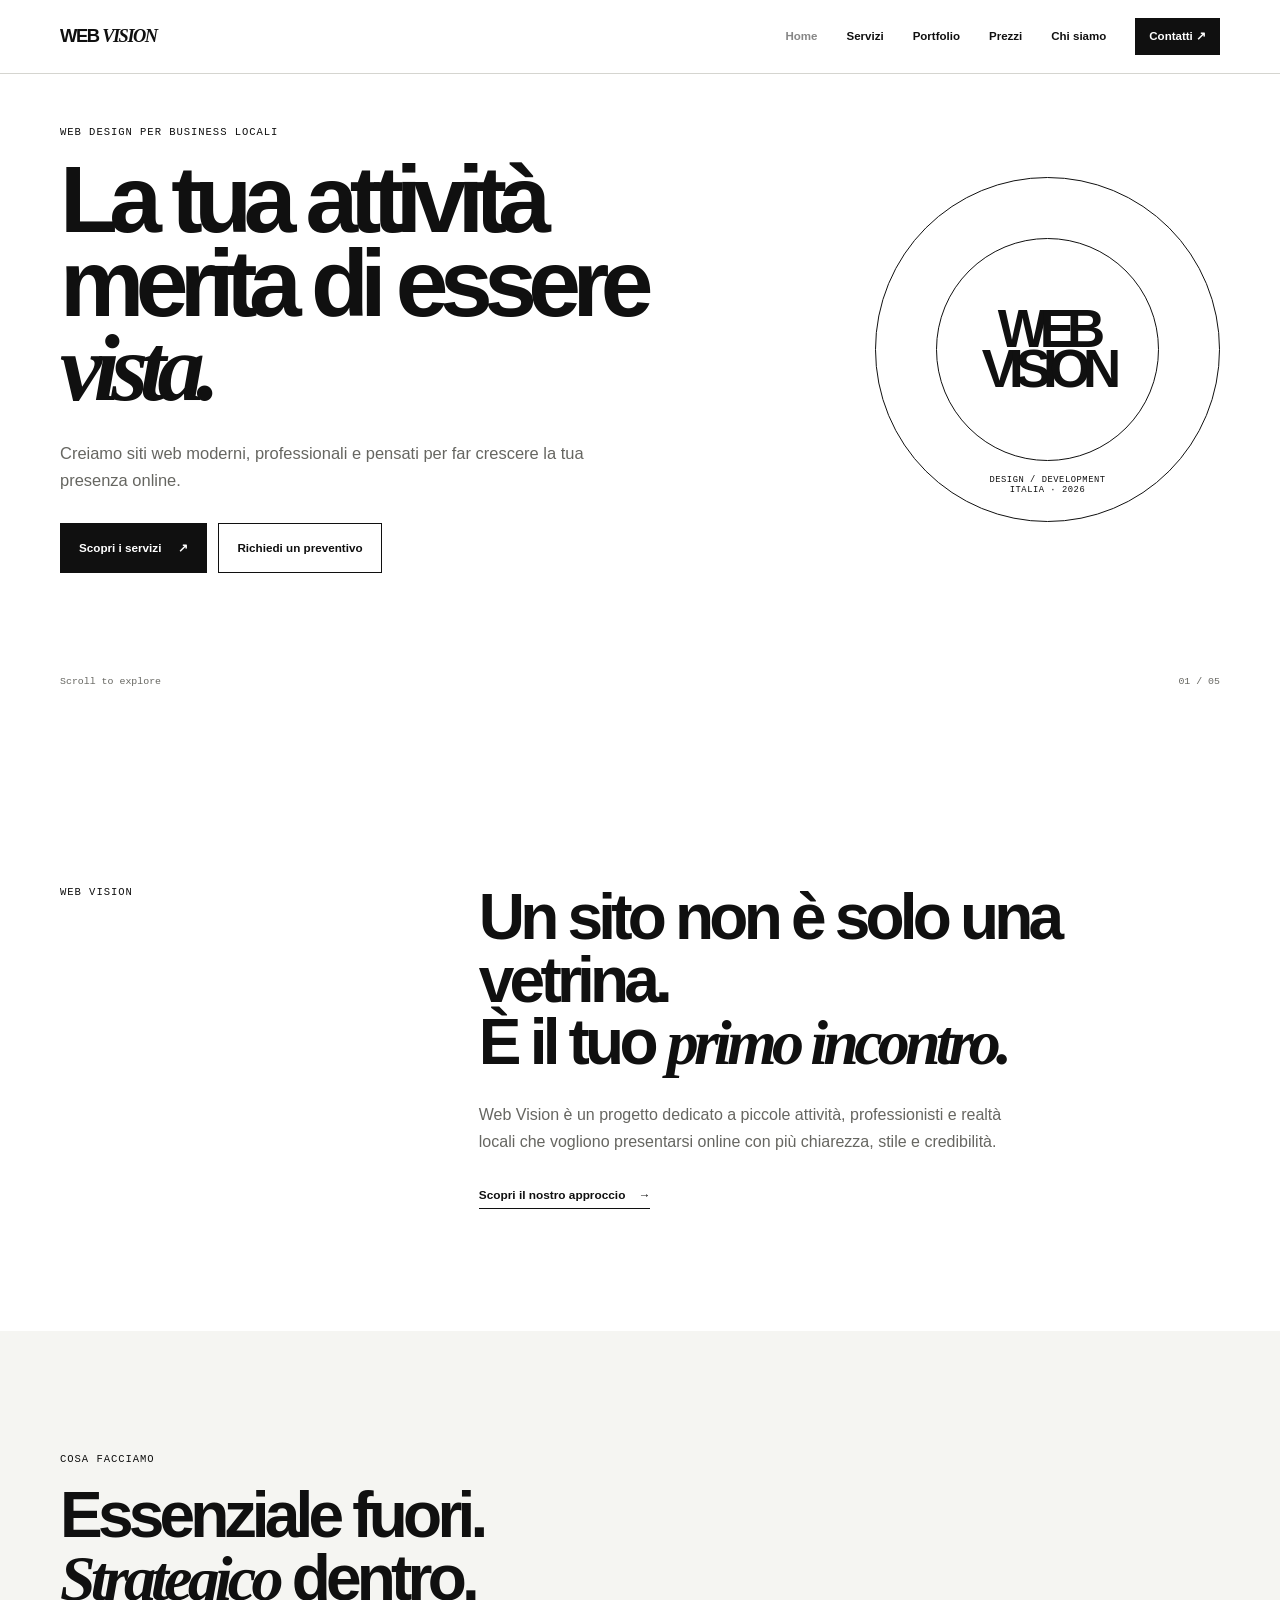
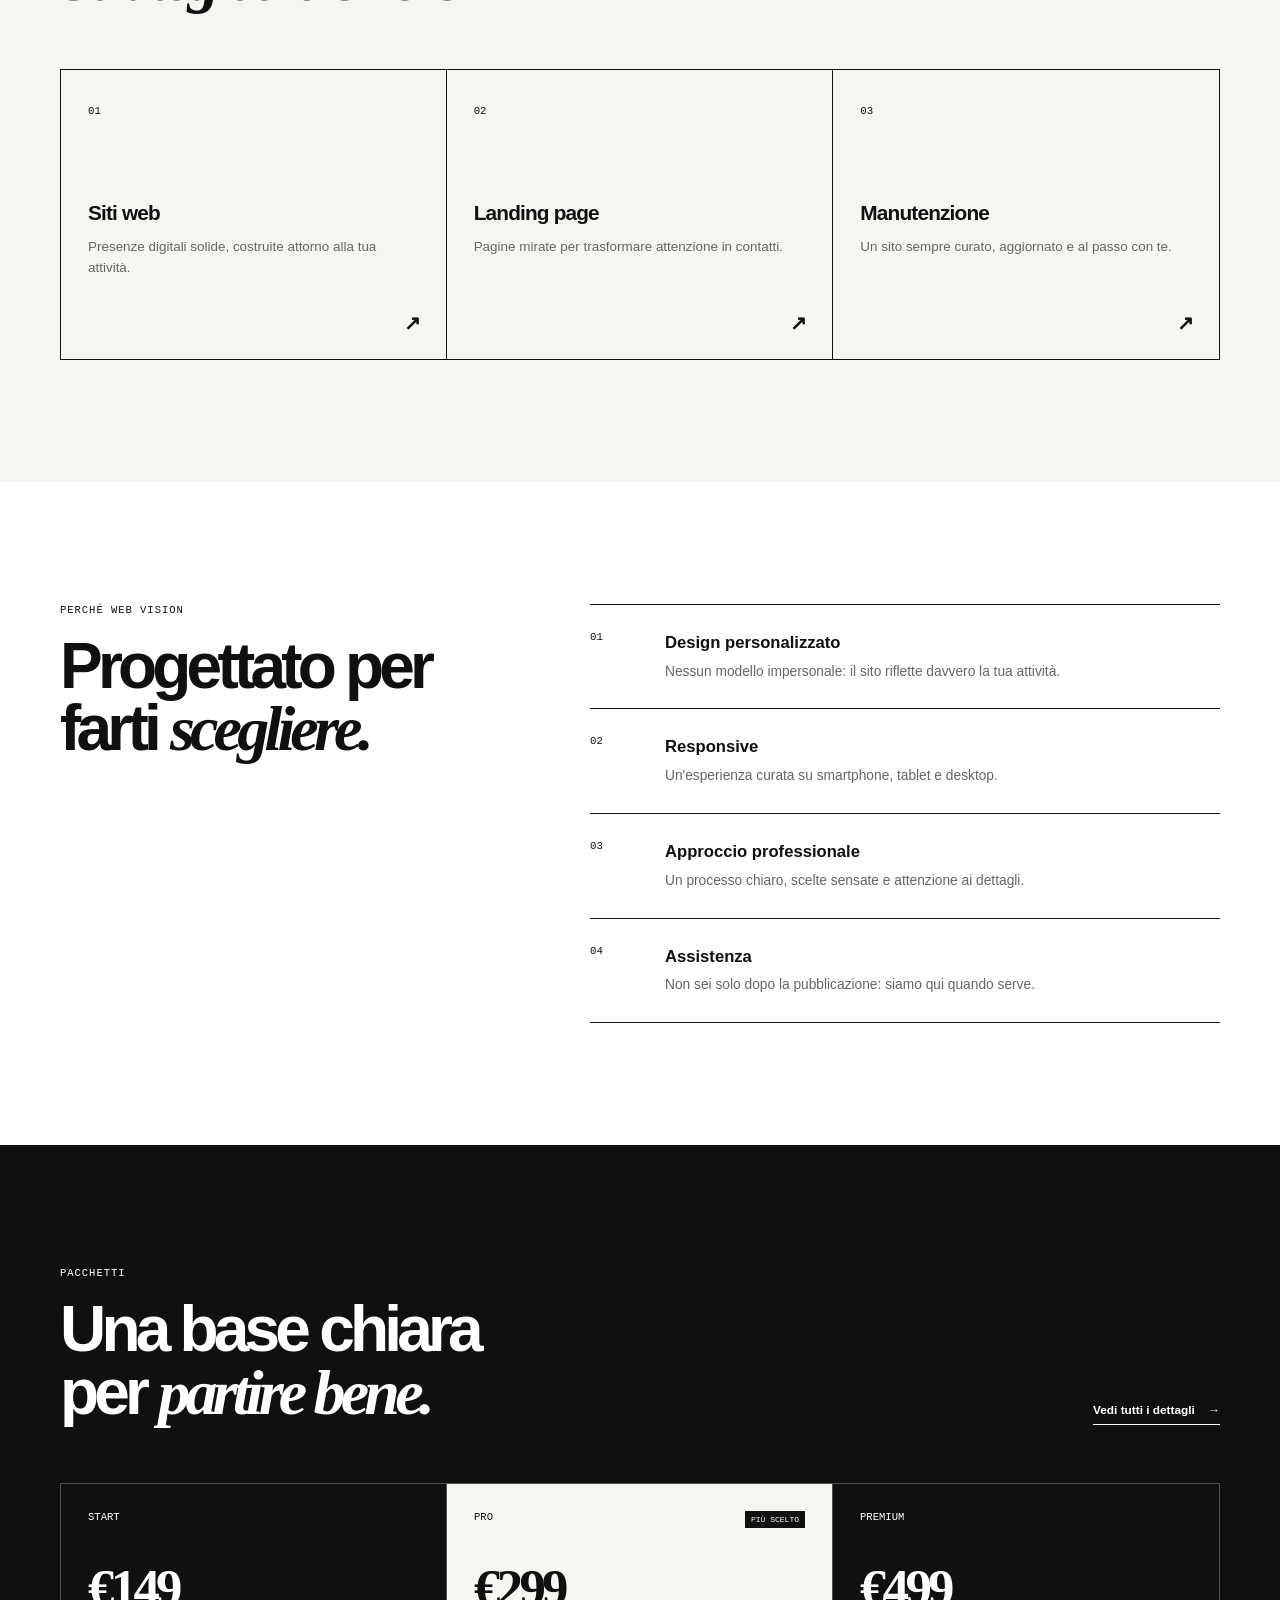
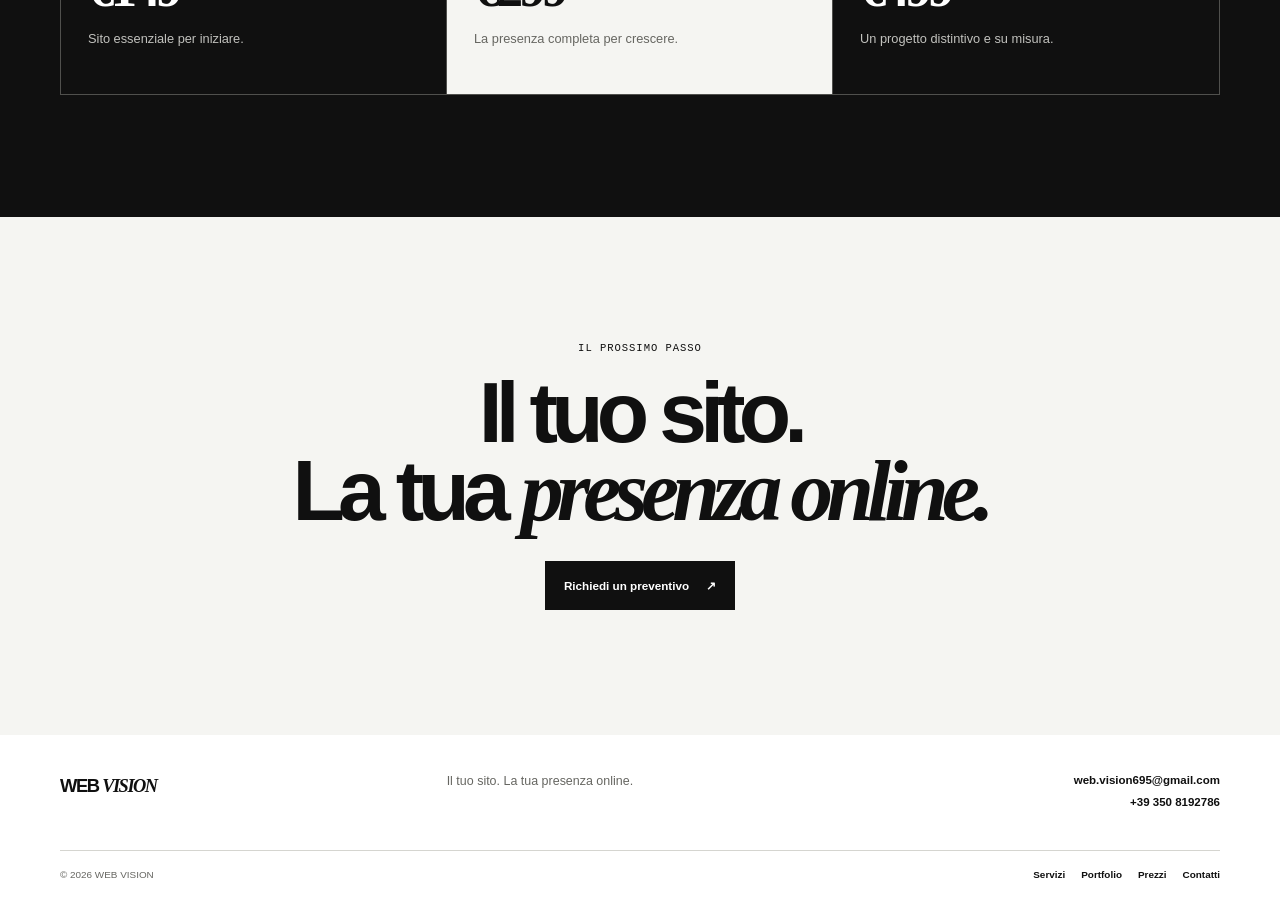
<file: index.html>
<!doctype html><html lang="it"><head><meta charset="UTF-8"><meta name="viewport" content="width=device-width,initial-scale=1"><meta name="description" content="Web Vision crea siti web moderni e professionali per far crescere la tua presenza online."><title>Web Vision — Siti web professionali</title><link rel="icon" href="favicon.svg" type="image/svg+xml"><link rel="stylesheet" href="assets/css/style.css"></head><body>
<header class="site-header"><div class="container nav-wrap"><a class="brand" href="index.html" aria-label="Web Vision home">WEB <i>VISION</i></a><button class="menu-toggle" aria-controls="primary-nav" aria-expanded="false"><span class="sr-only">Apri menu</span><b></b><b></b></button><nav id="primary-nav" class="nav" aria-label="Navigazione principale"><a class="active" href="index.html">Home</a><a href="servizi.html">Servizi</a><a href="portfolio.html">Portfolio</a><a href="prezzi.html">Prezzi</a><a href="chi-siamo.html">Chi siamo</a><a class="nav-cta" href="contatti.html">Contatti <span>↗</span></a></nav></div></header>
<main>
<section class="hero"><div class="container hero-grid"><div class="reveal"><p class="eyebrow">Web design per business locali</p><h1>La tua attività<br>merita di essere <i>vista.</i></h1><p class="hero-copy">Creiamo siti web moderni, professionali e pensati per far crescere la tua presenza online.</p><div class="actions"><a class="button primary" href="servizi.html">Scopri i servizi <span>↗</span></a><a class="button ghost" href="contatti.html">Richiedi un preventivo</a></div></div><div class="hero-object reveal" aria-hidden="true"><div></div><strong>WEB<br>VISION</strong><small>DESIGN / DEVELOPMENT<br>ITALIA · 2026</small></div></div><div class="container hero-meta"><span>Scroll to explore</span><span>01 / 05</span></div></section>
<section class="intro section"><div class="container two-col"><p class="eyebrow reveal">Web Vision</p><div class="reveal"><h2>Un sito non è solo una vetrina.<br>È il tuo <i>primo incontro.</i></h2><p class="body-copy">Web Vision è un progetto dedicato a piccole attività, professionisti e realtà locali che vogliono presentarsi online con più chiarezza, stile e credibilità.</p><a class="line-link" href="chi-siamo.html">Scopri il nostro approccio <span>→</span></a></div></div></section>
<section class="section soft"><div class="container"><div class="section-title reveal"><p class="eyebrow">Cosa facciamo</p><h2>Essenziale fuori.<br><i>Strategico</i> dentro.</h2></div><div class="service-grid"><a class="service-card reveal" href="servizi.html#siti"><span>01</span><h3>Siti web</h3><p>Presenze digitali solide, costruite attorno alla tua attività.</p><b>↗</b></a><a class="service-card reveal" href="servizi.html#landing"><span>02</span><h3>Landing page</h3><p>Pagine mirate per trasformare attenzione in contatti.</p><b>↗</b></a><a class="service-card reveal" href="servizi.html#manutenzione"><span>03</span><h3>Manutenzione</h3><p>Un sito sempre curato, aggiornato e al passo con te.</p><b>↗</b></a></div></div></section>
<section class="section"><div class="container why-layout"><div class="reveal"><p class="eyebrow">Perché Web Vision</p><h2>Progettato per<br>farti <i>scegliere.</i></h2></div><div class="benefits"><article class="reveal"><span>01</span><div><h3>Design personalizzato</h3><p>Nessun modello impersonale: il sito riflette davvero la tua attività.</p></div></article><article class="reveal"><span>02</span><div><h3>Responsive</h3><p>Un'esperienza curata su smartphone, tablet e desktop.</p></div></article><article class="reveal"><span>03</span><div><h3>Approccio professionale</h3><p>Un processo chiaro, scelte sensate e attenzione ai dettagli.</p></div></article><article class="reveal"><span>04</span><div><h3>Assistenza</h3><p>Non sei solo dopo la pubblicazione: siamo qui quando serve.</p></div></article></div></div></section>
<section class="section dark"><div class="container"><div class="section-title split reveal"><div><p class="eyebrow">Pacchetti</p><h2>Una base chiara<br>per <i>partire bene.</i></h2></div><a class="line-link light" href="prezzi.html">Vedi tutti i dettagli <span>→</span></a></div><div class="price-preview"><article class="reveal"><p>START</p><strong>€149</strong><span>Sito essenziale per iniziare.</span></article><article class="featured reveal"><p>PRO <b>Più scelto</b></p><strong>€299</strong><span>La presenza completa per crescere.</span></article><article class="reveal"><p>PREMIUM</p><strong>€499</strong><span>Un progetto distintivo e su misura.</span></article></div></div></section>
<section class="final-cta"><div class="container reveal"><p class="eyebrow">Il prossimo passo</p><h2>Il tuo sito.<br>La tua <i>presenza online.</i></h2><a class="button primary" href="contatti.html">Richiedi un preventivo <span>↗</span></a></div></section>
</main>
<footer class="footer"><div class="container footer-top"><a class="brand" href="index.html">WEB <i>VISION</i></a><p>Il tuo sito. La tua presenza online.</p><div><a href="mailto:web.vision695@gmail.com">web.vision695@gmail.com</a><a href="tel:+393508192786">+39 350 8192786</a></div></div><div class="container footer-bottom"><span>© <span data-year></span> WEB VISION</span><nav><a href="servizi.html">Servizi</a><a href="portfolio.html">Portfolio</a><a href="prezzi.html">Prezzi</a><a href="contatti.html">Contatti</a></nav></div></footer><script src="assets/js/script.js"></script></body></html>
</file>
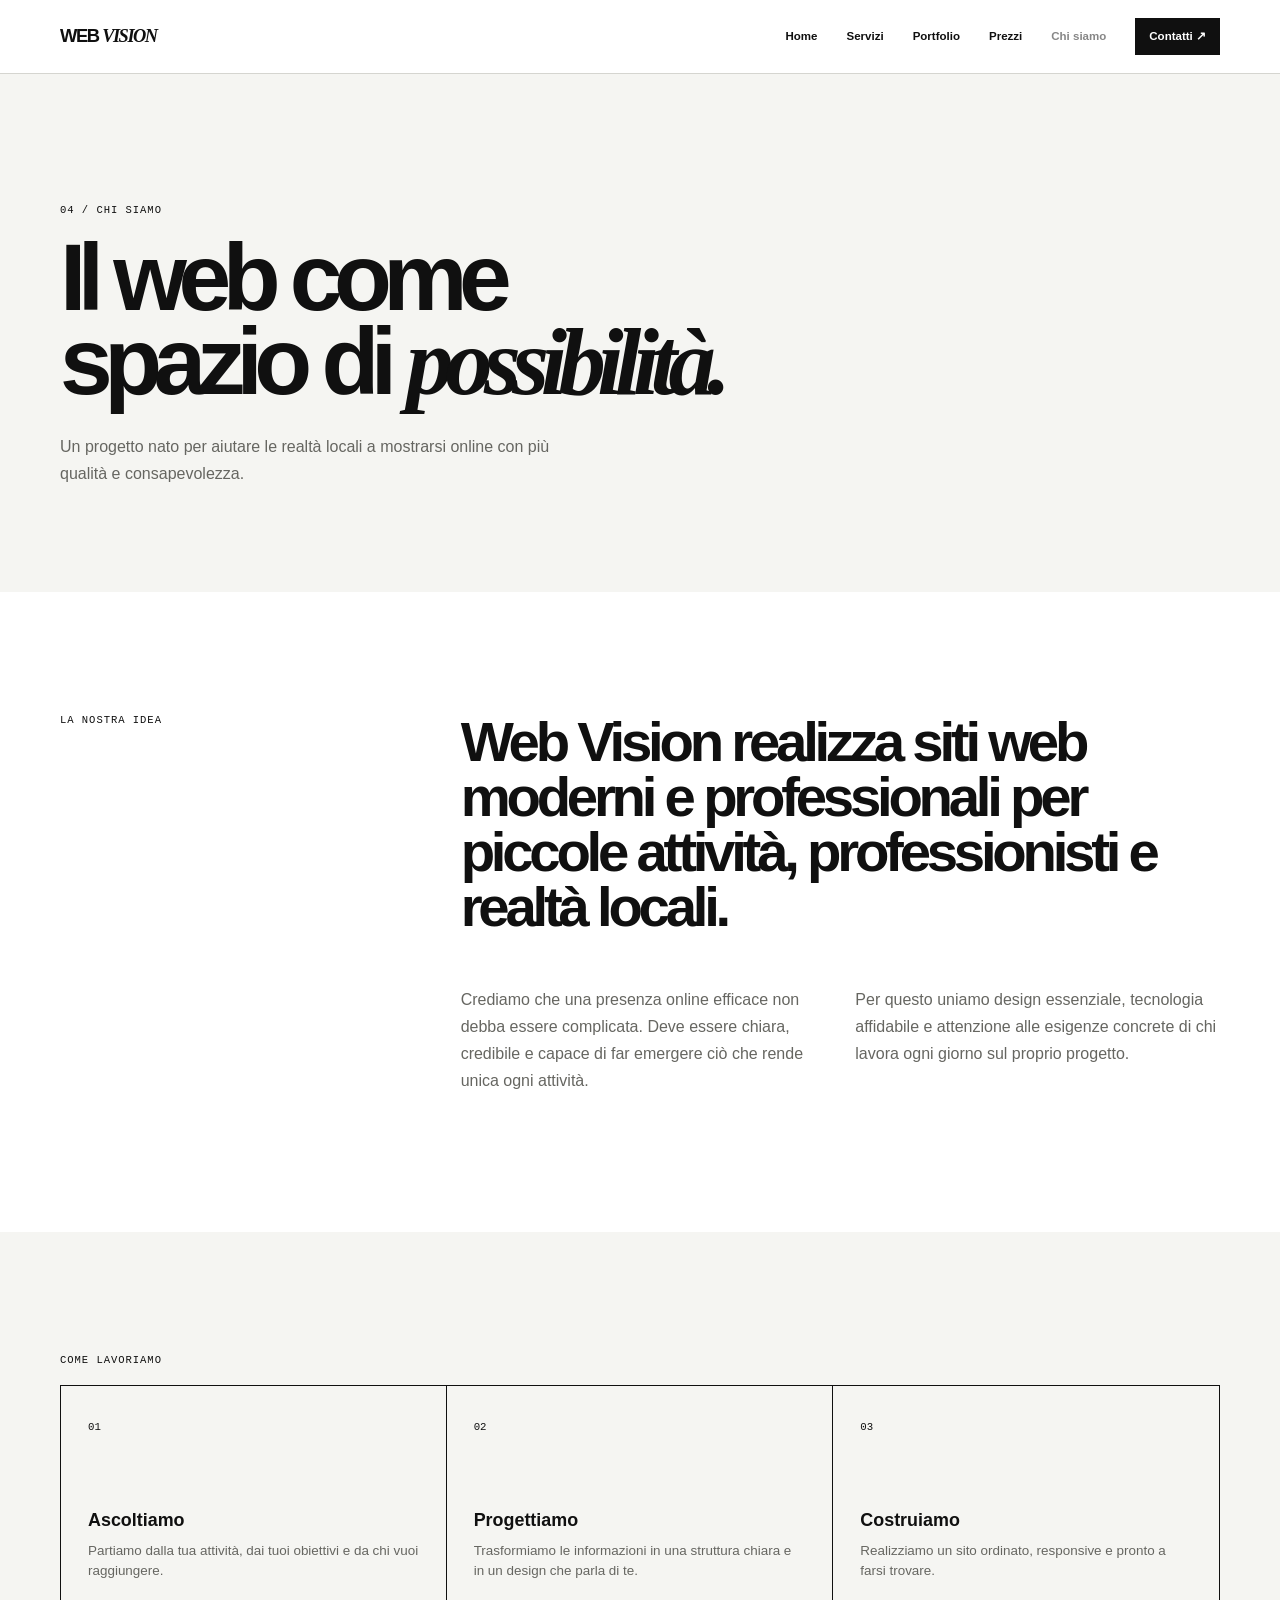
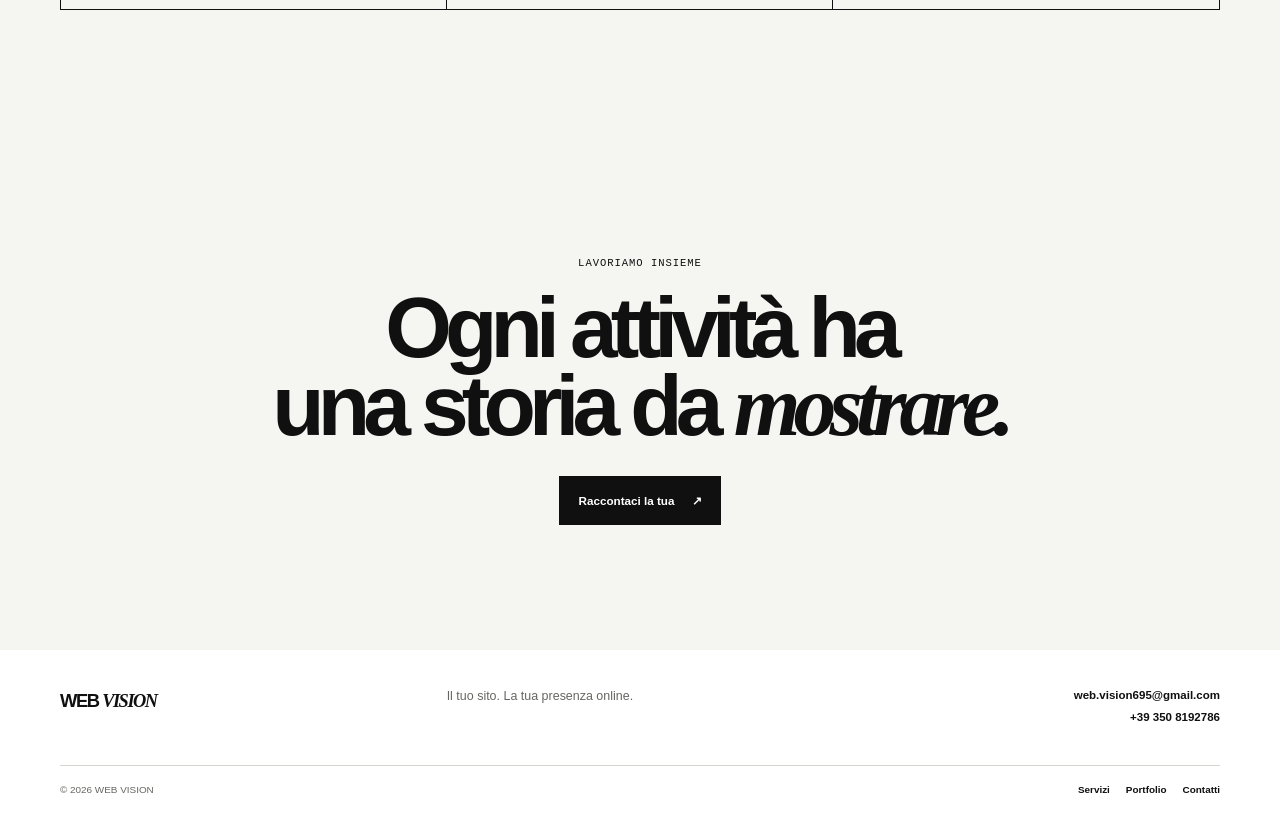
<file: chi-siamo.html>
<!doctype html><html lang="it"><head><meta charset="UTF-8"><meta name="viewport" content="width=device-width,initial-scale=1"><meta name="description" content="Scopri Web Vision, progetto orientato alla creazione di siti moderni e professionali."><title>Chi siamo — Web Vision</title><link rel="icon" href="favicon.svg" type="image/svg+xml"><link rel="stylesheet" href="assets/css/style.css"></head><body>
<header class="site-header"><div class="container nav-wrap"><a class="brand" href="index.html">WEB <i>VISION</i></a><button class="menu-toggle" aria-controls="primary-nav" aria-expanded="false"><span class="sr-only">Apri menu</span><b></b><b></b></button><nav id="primary-nav" class="nav"><a href="index.html">Home</a><a href="servizi.html">Servizi</a><a href="portfolio.html">Portfolio</a><a href="prezzi.html">Prezzi</a><a class="active" href="chi-siamo.html">Chi siamo</a><a class="nav-cta" href="contatti.html">Contatti <span>↗</span></a></nav></div></header>
<main><section class="page-hero"><div class="container reveal"><p class="eyebrow">04 / Chi siamo</p><h1>Il web come<br>spazio di <i>possibilità.</i></h1><p>Un progetto nato per aiutare le realtà locali a mostrarsi online con più qualità e consapevolezza.</p></div></section><section class="section"><div class="container about-copy reveal"><p class="eyebrow">La nostra idea</p><h2>Web Vision realizza siti web moderni e professionali per piccole attività, professionisti e realtà locali.</h2><div><p>Crediamo che una presenza online efficace non debba essere complicata. Deve essere chiara, credibile e capace di far emergere ciò che rende unica ogni attività.</p><p>Per questo uniamo design essenziale, tecnologia affidabile e attenzione alle esigenze concrete di chi lavora ogni giorno sul proprio progetto.</p></div></div></section><section class="section soft"><div class="container values"><p class="eyebrow reveal">Come lavoriamo</p><div class="value-grid"><article class="reveal"><span>01</span><h3>Ascoltiamo</h3><p>Partiamo dalla tua attività, dai tuoi obiettivi e da chi vuoi raggiungere.</p></article><article class="reveal"><span>02</span><h3>Progettiamo</h3><p>Trasformiamo le informazioni in una struttura chiara e in un design che parla di te.</p></article><article class="reveal"><span>03</span><h3>Costruiamo</h3><p>Realizziamo un sito ordinato, responsive e pronto a farsi trovare.</p></article></div></div></section><section class="final-cta"><div class="container reveal"><p class="eyebrow">Lavoriamo insieme</p><h2>Ogni attività ha<br>una storia da <i>mostrare.</i></h2><a class="button primary" href="contatti.html">Raccontaci la tua <span>↗</span></a></div></section></main>
<footer class="footer"><div class="container footer-top"><a class="brand" href="index.html">WEB <i>VISION</i></a><p>Il tuo sito. La tua presenza online.</p><div><a href="mailto:web.vision695@gmail.com">web.vision695@gmail.com</a><a href="tel:+393508192786">+39 350 8192786</a></div></div><div class="container footer-bottom"><span>© <span data-year></span> WEB VISION</span><nav><a href="servizi.html">Servizi</a><a href="portfolio.html">Portfolio</a><a href="contatti.html">Contatti</a></nav></div></footer><script src="assets/js/script.js"></script></body></html>
</file>
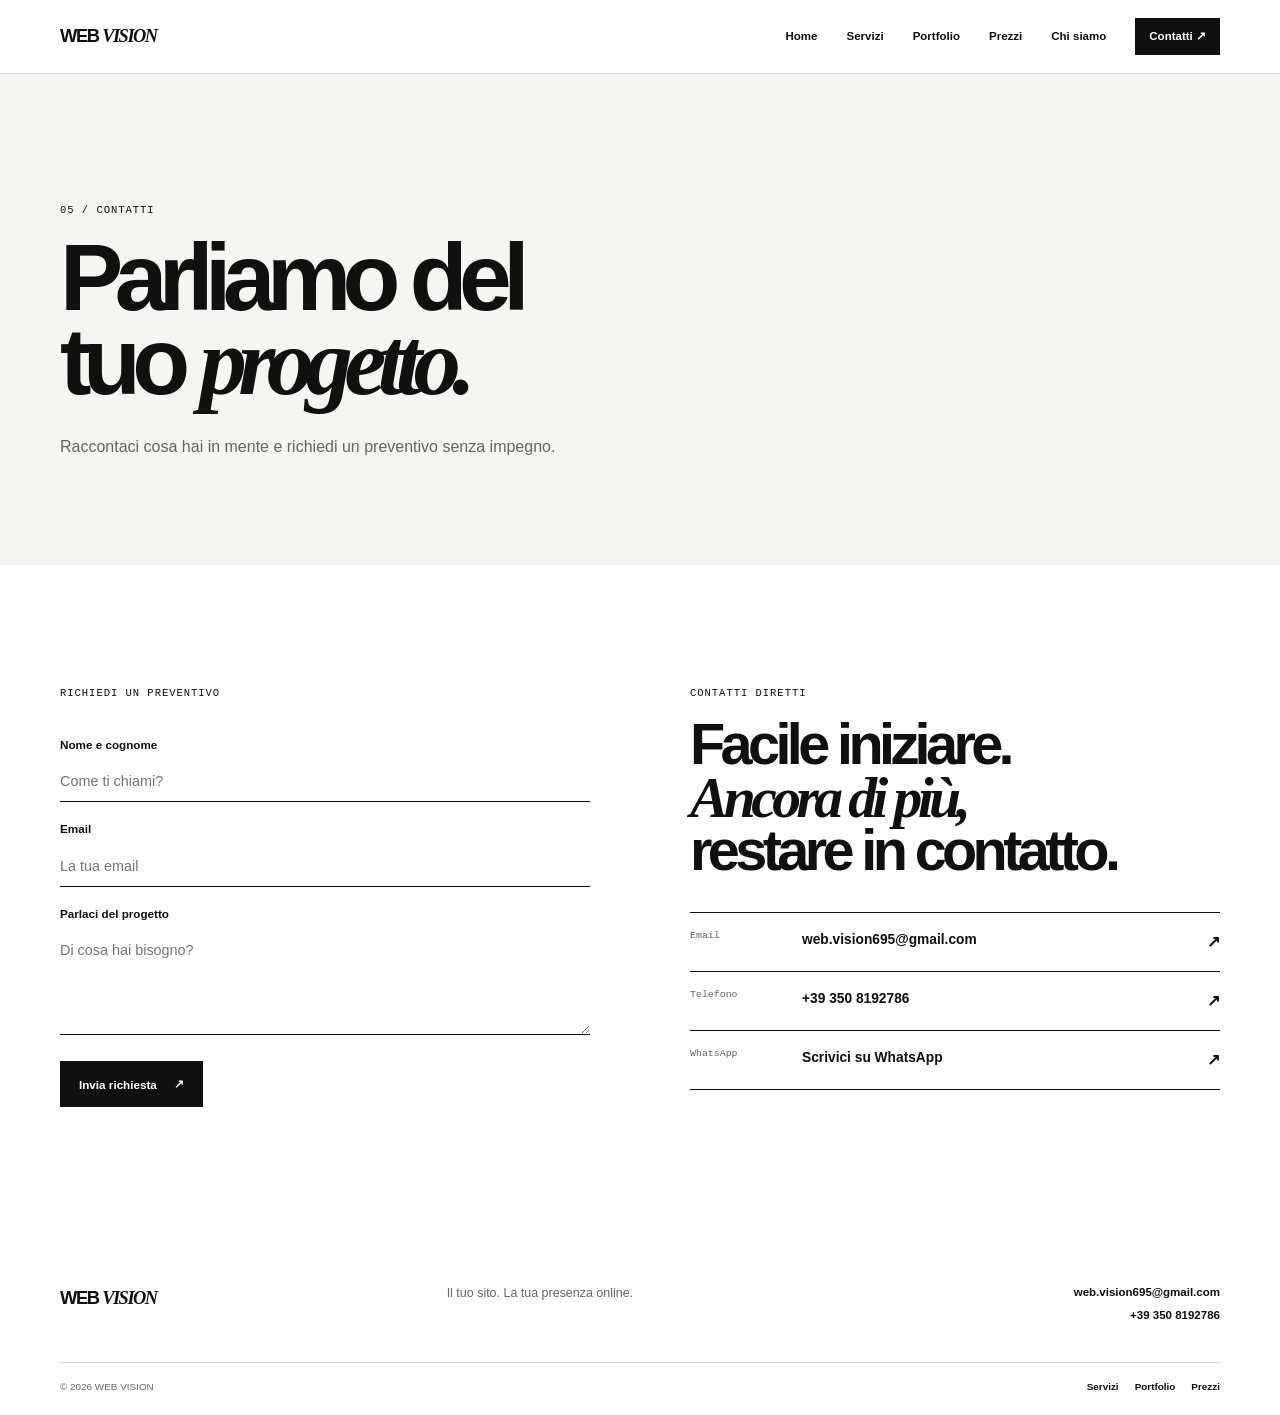
<file: contatti.html>
<!doctype html><html lang="it"><head><meta charset="UTF-8"><meta name="viewport" content="width=device-width,initial-scale=1"><meta name="description" content="Contatta Web Vision per richiedere un preventivo per il tuo sito web."><title>Contatti — Web Vision</title><link rel="icon" href="favicon.svg" type="image/svg+xml"><link rel="stylesheet" href="assets/css/style.css"></head><body>
<header class="site-header"><div class="container nav-wrap"><a class="brand" href="index.html">WEB <i>VISION</i></a><button class="menu-toggle" aria-controls="primary-nav" aria-expanded="false"><span class="sr-only">Apri menu</span><b></b><b></b></button><nav id="primary-nav" class="nav"><a href="index.html">Home</a><a href="servizi.html">Servizi</a><a href="portfolio.html">Portfolio</a><a href="prezzi.html">Prezzi</a><a href="chi-siamo.html">Chi siamo</a><a class="nav-cta active" href="contatti.html">Contatti <span>↗</span></a></nav></div></header>
<main><section class="page-hero contact-hero"><div class="container reveal"><p class="eyebrow">05 / Contatti</p><h1>Parliamo del<br>tuo <i>progetto.</i></h1><p>Raccontaci cosa hai in mente e richiedi un preventivo senza impegno.</p></div></section><section class="section"><div class="container contact-grid"><form class="contact-form reveal" data-contact-form><p class="eyebrow">Richiedi un preventivo</p><label>Nome e cognome<input required name="nome" autocomplete="name" type="text" placeholder="Come ti chiami?"></label><label>Email<input required name="email" autocomplete="email" type="email" placeholder="La tua email"></label><label>Parlaci del progetto<textarea required name="messaggio" rows="5" placeholder="Di cosa hai bisogno?"></textarea></label><button class="button primary" type="submit">Invia richiesta <span>↗</span></button><p class="form-message" aria-live="polite"></p></form><aside class="contact-info reveal"><p class="eyebrow">Contatti diretti</p><h2>Facile iniziare.<br><i>Ancora di più,</i><br>restare in contatto.</h2><a href="mailto:web.vision695@gmail.com"><span>Email</span>web.vision695@gmail.com <b>↗</b></a><a href="tel:+393508192786"><span>Telefono</span>+39 350 8192786 <b>↗</b></a><a class="whatsapp" href="https://wa.me/393508192786" target="_blank" rel="noopener"><span>WhatsApp</span>Scrivici su WhatsApp <b>↗</b></a></aside></div></section></main>
<footer class="footer"><div class="container footer-top"><a class="brand" href="index.html">WEB <i>VISION</i></a><p>Il tuo sito. La tua presenza online.</p><div><a href="mailto:web.vision695@gmail.com">web.vision695@gmail.com</a><a href="tel:+393508192786">+39 350 8192786</a></div></div><div class="container footer-bottom"><span>© <span data-year></span> WEB VISION</span><nav><a href="servizi.html">Servizi</a><a href="portfolio.html">Portfolio</a><a href="prezzi.html">Prezzi</a></nav></div></footer><script src="assets/js/script.js"></script></body></html>
</file>
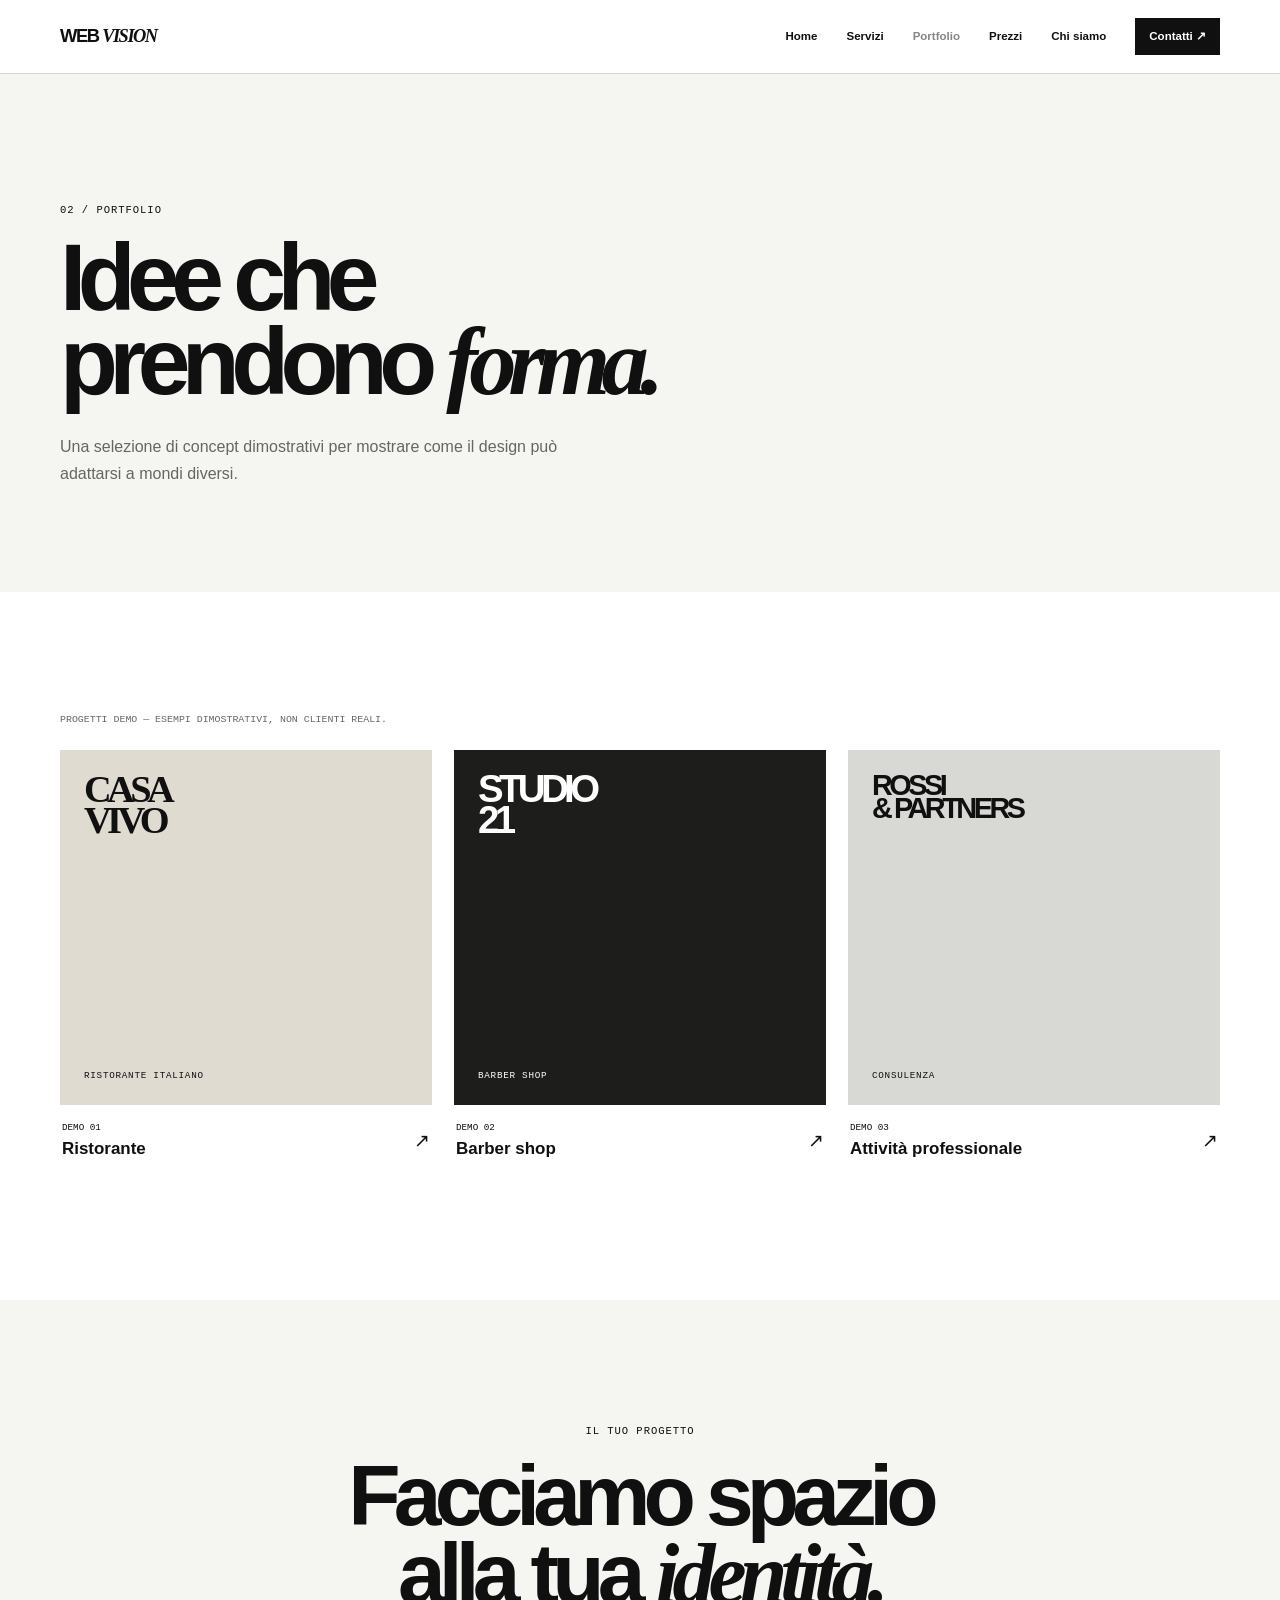
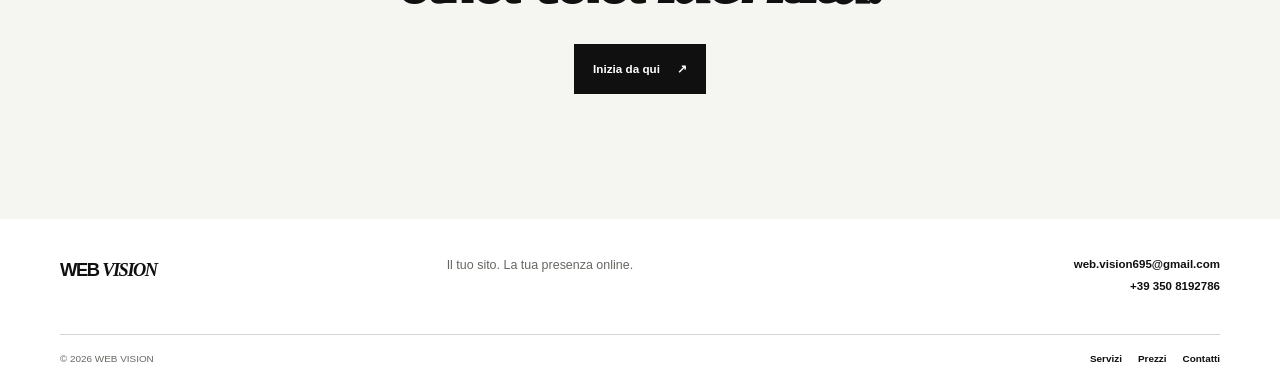
<file: portfolio.html>
<!doctype html><html lang="it"><head><meta charset="UTF-8"><meta name="viewport" content="width=device-width,initial-scale=1"><meta name="description" content="Portfolio dimostrativo di Web Vision."><title>Portfolio — Web Vision</title><link rel="icon" href="favicon.svg" type="image/svg+xml"><link rel="stylesheet" href="assets/css/style.css"></head><body>
<header class="site-header"><div class="container nav-wrap"><a class="brand" href="index.html">WEB <i>VISION</i></a><button class="menu-toggle" aria-controls="primary-nav" aria-expanded="false"><span class="sr-only">Apri menu</span><b></b><b></b></button><nav id="primary-nav" class="nav"><a href="index.html">Home</a><a href="servizi.html">Servizi</a><a class="active" href="portfolio.html">Portfolio</a><a href="prezzi.html">Prezzi</a><a href="chi-siamo.html">Chi siamo</a><a class="nav-cta" href="contatti.html">Contatti <span>↗</span></a></nav></div></header>
<main><section class="page-hero"><div class="container reveal"><p class="eyebrow">02 / Portfolio</p><h1>Idee che<br>prendono <i>forma.</i></h1><p>Una selezione di concept dimostrativi per mostrare come il design può adattarsi a mondi diversi.</p></div></section><section class="section portfolio"><div class="container"><p class="demo-note reveal">PROGETTI DEMO — ESEMPI DIMOSTRATIVI, NON CLIENTI REALI.</p><div class="project-grid"><article class="project reveal"><div class="project-visual restaurant"><span>CASA<br>VIVO</span><small>RISTORANTE ITALIANO</small></div><div class="project-info"><div><p>DEMO 01</p><h2>Ristorante</h2></div><span>↗</span></div></article><article class="project reveal"><div class="project-visual barber"><span>STUDIO<br>21</span><small>BARBER SHOP</small></div><div class="project-info"><div><p>DEMO 02</p><h2>Barber shop</h2></div><span>↗</span></div></article><article class="project reveal"><div class="project-visual studio"><span>ROSSI<br>& PARTNERS</span><small>CONSULENZA</small></div><div class="project-info"><div><p>DEMO 03</p><h2>Attività professionale</h2></div><span>↗</span></div></article></div></div></section><section class="final-cta"><div class="container reveal"><p class="eyebrow">Il tuo progetto</p><h2>Facciamo spazio<br>alla tua <i>identità.</i></h2><a class="button primary" href="contatti.html">Inizia da qui <span>↗</span></a></div></section></main>
<footer class="footer"><div class="container footer-top"><a class="brand" href="index.html">WEB <i>VISION</i></a><p>Il tuo sito. La tua presenza online.</p><div><a href="mailto:web.vision695@gmail.com">web.vision695@gmail.com</a><a href="tel:+393508192786">+39 350 8192786</a></div></div><div class="container footer-bottom"><span>© <span data-year></span> WEB VISION</span><nav><a href="servizi.html">Servizi</a><a href="prezzi.html">Prezzi</a><a href="contatti.html">Contatti</a></nav></div></footer><script src="assets/js/script.js"></script></body></html>
</file>
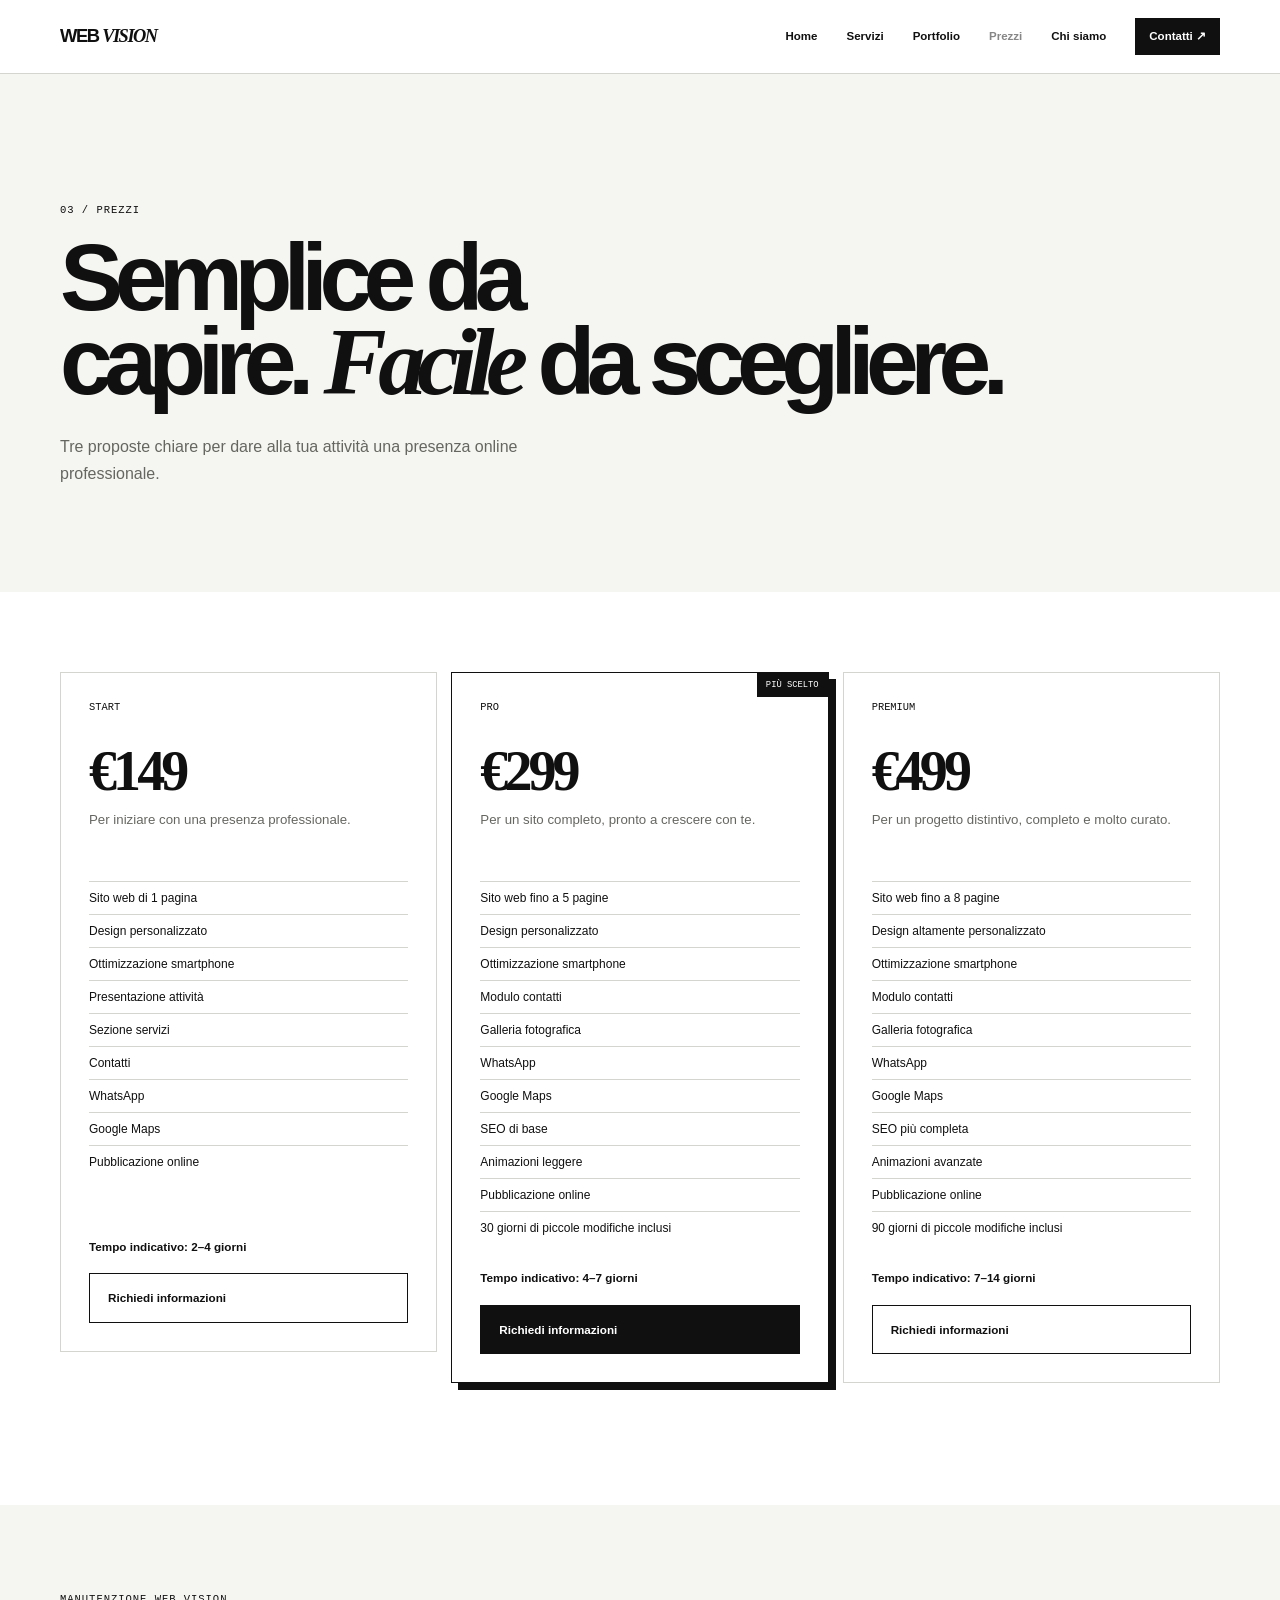
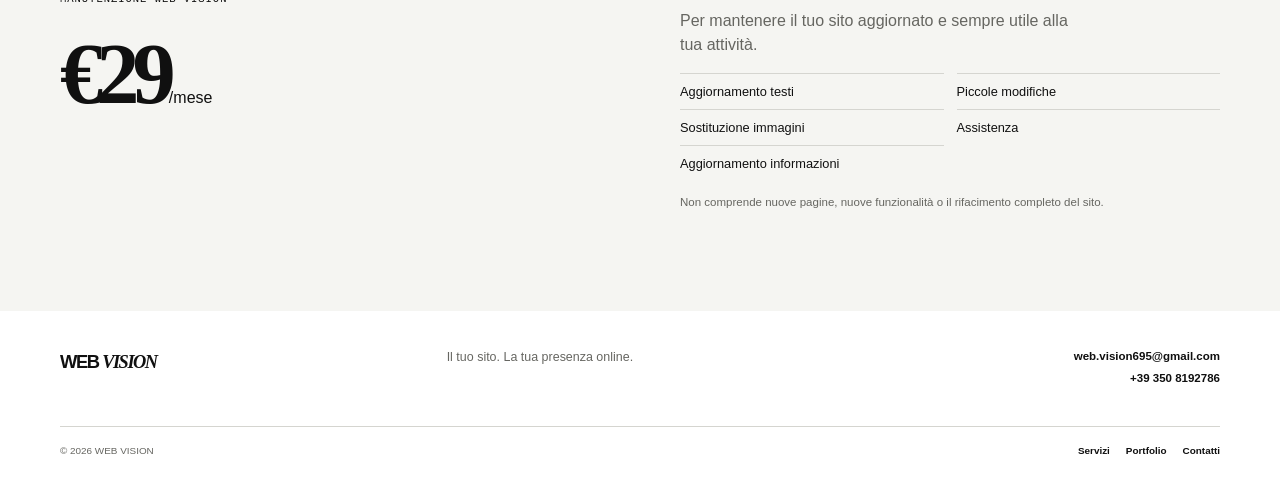
<file: prezzi.html>
<!doctype html><html lang="it"><head><meta charset="UTF-8"><meta name="viewport" content="width=device-width,initial-scale=1"><meta name="description" content="Pacchetti e prezzi Web Vision per siti web professionali."><title>Prezzi — Web Vision</title><link rel="icon" href="favicon.svg" type="image/svg+xml"><link rel="stylesheet" href="assets/css/style.css"></head><body>
<header class="site-header"><div class="container nav-wrap"><a class="brand" href="index.html">WEB <i>VISION</i></a><button class="menu-toggle" aria-controls="primary-nav" aria-expanded="false"><span class="sr-only">Apri menu</span><b></b><b></b></button><nav id="primary-nav" class="nav"><a href="index.html">Home</a><a href="servizi.html">Servizi</a><a href="portfolio.html">Portfolio</a><a class="active" href="prezzi.html">Prezzi</a><a href="chi-siamo.html">Chi siamo</a><a class="nav-cta" href="contatti.html">Contatti <span>↗</span></a></nav></div></header>
<main><section class="page-hero"><div class="container reveal"><p class="eyebrow">03 / Prezzi</p><h1>Semplice da<br>capire. <i>Facile</i> da scegliere.</h1><p>Tre proposte chiare per dare alla tua attività una presenza online professionale.</p></div></section><section class="section pricing"><div class="container"><div class="pricing-grid"><article class="pricing-card reveal"><p class="card-index">START</p><strong>€149</strong><p class="price-sub">Per iniziare con una presenza professionale.</p><ul><li>Sito web di 1 pagina</li><li>Design personalizzato</li><li>Ottimizzazione smartphone</li><li>Presentazione attività</li><li>Sezione servizi</li><li>Contatti</li><li>WhatsApp</li><li>Google Maps</li><li>Pubblicazione online</li></ul><p class="timing">Tempo indicativo: 2–4 giorni</p><a class="button ghost" href="contatti.html">Richiedi informazioni</a></article><article class="pricing-card chosen reveal"><p class="choice">Più scelto</p><p class="card-index">PRO</p><strong>€299</strong><p class="price-sub">Per un sito completo, pronto a crescere con te.</p><ul><li>Sito web fino a 5 pagine</li><li>Design personalizzato</li><li>Ottimizzazione smartphone</li><li>Modulo contatti</li><li>Galleria fotografica</li><li>WhatsApp</li><li>Google Maps</li><li>SEO di base</li><li>Animazioni leggere</li><li>Pubblicazione online</li><li>30 giorni di piccole modifiche inclusi</li></ul><p class="timing">Tempo indicativo: 4–7 giorni</p><a class="button primary" href="contatti.html">Richiedi informazioni</a></article><article class="pricing-card reveal"><p class="card-index">PREMIUM</p><strong>€499</strong><p class="price-sub">Per un progetto distintivo, completo e molto curato.</p><ul><li>Sito web fino a 8 pagine</li><li>Design altamente personalizzato</li><li>Ottimizzazione smartphone</li><li>Modulo contatti</li><li>Galleria fotografica</li><li>WhatsApp</li><li>Google Maps</li><li>SEO più completa</li><li>Animazioni avanzate</li><li>Pubblicazione online</li><li>90 giorni di piccole modifiche inclusi</li></ul><p class="timing">Tempo indicativo: 7–14 giorni</p><a class="button ghost" href="contatti.html">Richiedi informazioni</a></article></div></div></section>
<section class="maintenance" id="manutenzione"><div class="container maintenance-grid reveal"><div><p class="eyebrow">Manutenzione Web Vision</p><h2>€29<span>/mese</span></h2></div><div><p>Per mantenere il tuo sito aggiornato e sempre utile alla tua attività.</p><ul><li>Aggiornamento testi</li><li>Sostituzione immagini</li><li>Aggiornamento informazioni</li><li>Piccole modifiche</li><li>Assistenza</li></ul><p class="notice">Non comprende nuove pagine, nuove funzionalità o il rifacimento completo del sito.</p></div></div></section></main>
<footer class="footer"><div class="container footer-top"><a class="brand" href="index.html">WEB <i>VISION</i></a><p>Il tuo sito. La tua presenza online.</p><div><a href="mailto:web.vision695@gmail.com">web.vision695@gmail.com</a><a href="tel:+393508192786">+39 350 8192786</a></div></div><div class="container footer-bottom"><span>© <span data-year></span> WEB VISION</span><nav><a href="servizi.html">Servizi</a><a href="portfolio.html">Portfolio</a><a href="contatti.html">Contatti</a></nav></div></footer><script src="assets/js/script.js"></script></body></html>
</file>
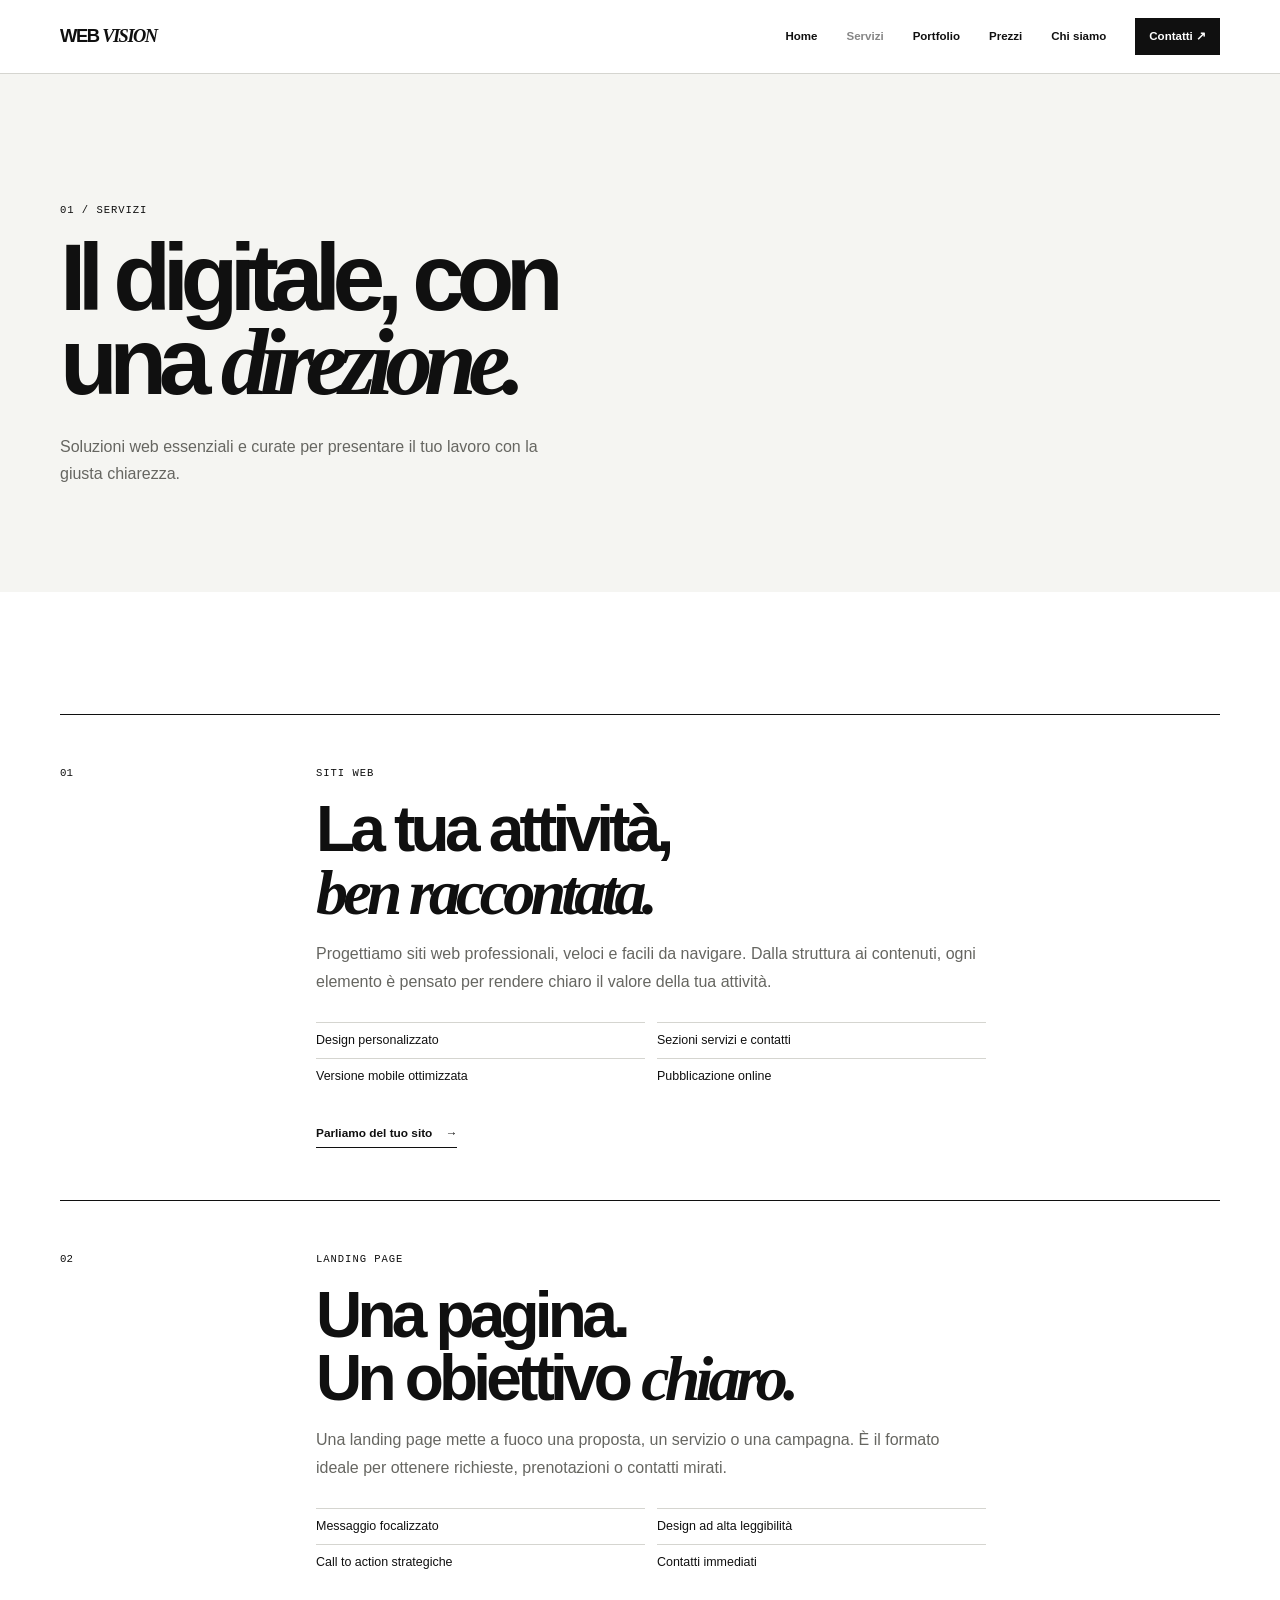
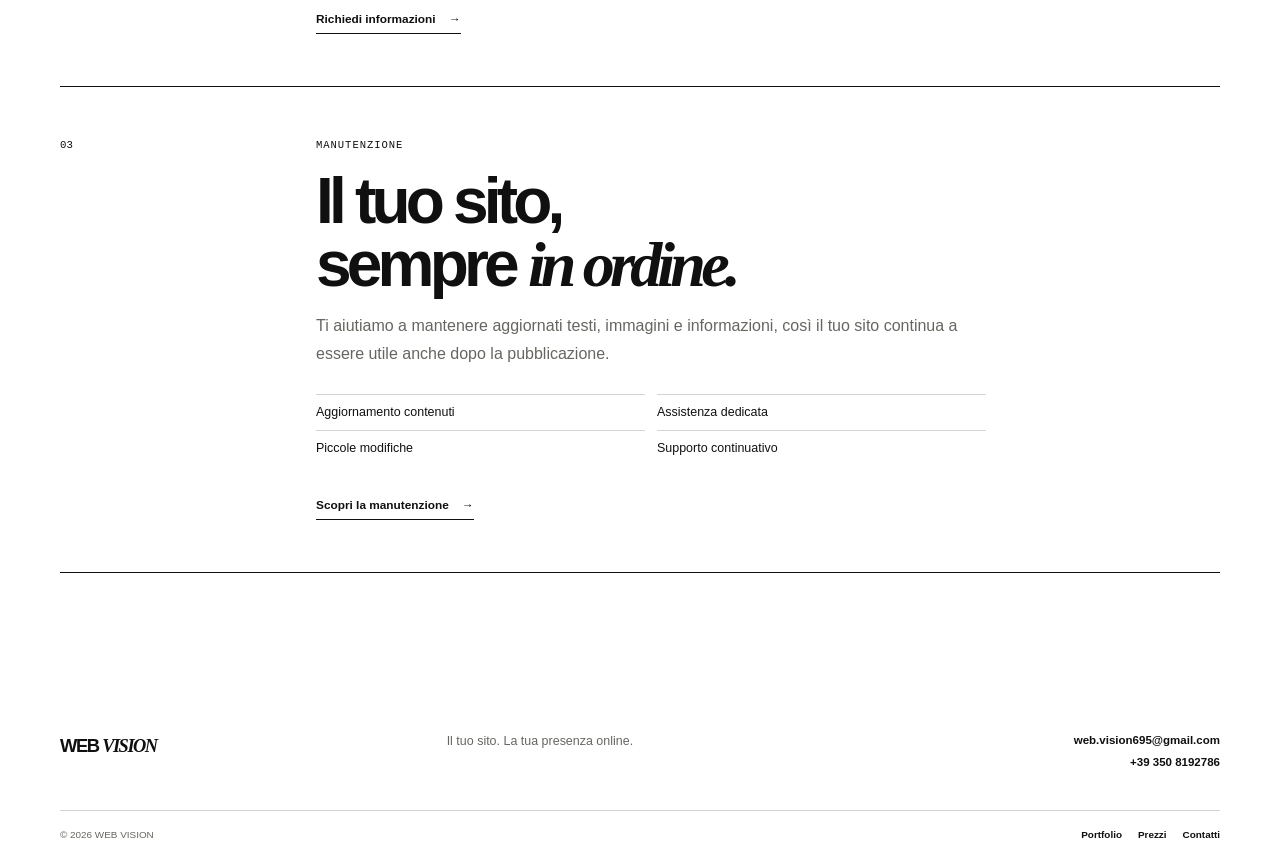
<file: servizi.html>
<!doctype html><html lang="it"><head><meta charset="UTF-8"><meta name="viewport" content="width=device-width,initial-scale=1"><meta name="description" content="Servizi Web Vision: siti web, landing page e manutenzione."><title>Servizi — Web Vision</title><link rel="icon" href="favicon.svg" type="image/svg+xml"><link rel="stylesheet" href="assets/css/style.css"></head><body>
<header class="site-header"><div class="container nav-wrap"><a class="brand" href="index.html">WEB <i>VISION</i></a><button class="menu-toggle" aria-controls="primary-nav" aria-expanded="false"><span class="sr-only">Apri menu</span><b></b><b></b></button><nav id="primary-nav" class="nav"><a href="index.html">Home</a><a class="active" href="servizi.html">Servizi</a><a href="portfolio.html">Portfolio</a><a href="prezzi.html">Prezzi</a><a href="chi-siamo.html">Chi siamo</a><a class="nav-cta" href="contatti.html">Contatti <span>↗</span></a></nav></div></header>
<main><section class="page-hero"><div class="container reveal"><p class="eyebrow">01 / Servizi</p><h1>Il digitale, con<br>una <i>direzione.</i></h1><p>Soluzioni web essenziali e curate per presentare il tuo lavoro con la giusta chiarezza.</p></div></section><section class="section services-detail"><div class="container"><article id="siti" class="detail-card reveal"><span>01</span><div><p class="eyebrow">Siti web</p><h2>La tua attività,<br><i>ben raccontata.</i></h2><p>Progettiamo siti web professionali, veloci e facili da navigare. Dalla struttura ai contenuti, ogni elemento è pensato per rendere chiaro il valore della tua attività.</p><ul><li>Design personalizzato</li><li>Versione mobile ottimizzata</li><li>Sezioni servizi e contatti</li><li>Pubblicazione online</li></ul><a class="line-link" href="contatti.html">Parliamo del tuo sito <span>→</span></a></div></article><article id="landing" class="detail-card reverse reveal"><span>02</span><div><p class="eyebrow">Landing page</p><h2>Una pagina.<br>Un obiettivo <i>chiaro.</i></h2><p>Una landing page mette a fuoco una proposta, un servizio o una campagna. È il formato ideale per ottenere richieste, prenotazioni o contatti mirati.</p><ul><li>Messaggio focalizzato</li><li>Call to action strategiche</li><li>Design ad alta leggibilità</li><li>Contatti immediati</li></ul><a class="line-link" href="contatti.html">Richiedi informazioni <span>→</span></a></div></article><article id="manutenzione" class="detail-card reveal"><span>03</span><div><p class="eyebrow">Manutenzione</p><h2>Il tuo sito,<br>sempre <i>in ordine.</i></h2><p>Ti aiutiamo a mantenere aggiornati testi, immagini e informazioni, così il tuo sito continua a essere utile anche dopo la pubblicazione.</p><ul><li>Aggiornamento contenuti</li><li>Piccole modifiche</li><li>Assistenza dedicata</li><li>Supporto continuativo</li></ul><a class="line-link" href="prezzi.html#manutenzione">Scopri la manutenzione <span>→</span></a></div></article></div></section></main>
<footer class="footer"><div class="container footer-top"><a class="brand" href="index.html">WEB <i>VISION</i></a><p>Il tuo sito. La tua presenza online.</p><div><a href="mailto:web.vision695@gmail.com">web.vision695@gmail.com</a><a href="tel:+393508192786">+39 350 8192786</a></div></div><div class="container footer-bottom"><span>© <span data-year></span> WEB VISION</span><nav><a href="portfolio.html">Portfolio</a><a href="prezzi.html">Prezzi</a><a href="contatti.html">Contatti</a></nav></div></footer><script src="assets/js/script.js"></script></body></html>
</file>
<file: assets/css/style.css>
:root{--ink:#101010;--paper:#f5f5f2;--white:#fff;--line:#d5d5d0;--muted:#666661;--serif:Georgia,"Times New Roman",serif;--sans:Arial,Helvetica,sans-serif;--mono:"Courier New",monospace}*{box-sizing:border-box}html{scroll-behavior:smooth}body{margin:0;background:var(--white);color:var(--ink);font-family:var(--sans);line-height:1.5}a{color:inherit;text-decoration:none}.container{width:min(1160px,calc(100% - 48px));margin:auto}.sr-only{position:absolute;width:1px;height:1px;overflow:hidden;clip:rect(0,0,0,0)}
.site-header{position:relative;z-index:3;border-bottom:1px solid var(--line);background:var(--white)}.nav-wrap,.nav{display:flex;align-items:center}.nav-wrap{min-height:73px;justify-content:space-between}.brand{font-size:1.15rem;font-weight:800;letter-spacing:-.08em}.brand i,h1 i,h2 i{font-family:var(--serif);font-weight:600}.nav{gap:29px;font-size:.72rem;font-weight:700}.nav>a:not(.nav-cta){transition:opacity .2s}.nav>a:hover,.nav>a.active:not(.nav-cta){opacity:.5}.nav-cta{background:var(--ink);color:var(--white);padding:10px 14px}.menu-toggle{display:none;border:0;background:none;padding:7px;cursor:pointer}.menu-toggle b{display:block;width:23px;height:1px;background:var(--ink);margin:6px}
.hero{min-height:690px;display:flex;flex-direction:column;justify-content:center;overflow:hidden}.hero-grid{display:grid;grid-template-columns:1.14fr .86fr;gap:55px;align-items:center}.eyebrow{margin:0 0 19px;font:.66rem var(--mono);letter-spacing:.09em;text-transform:uppercase}.hero h1,.page-hero h1{margin:0;font-size:clamp(3.6rem,7.4vw,7.05rem);line-height:.89;letter-spacing:-.09em}.hero-copy{max-width:525px;margin:29px 0;font-size:1.03rem;color:var(--muted);line-height:1.65}.actions{display:flex;gap:11px;flex-wrap:wrap}.button{display:inline-flex;align-items:center;gap:17px;padding:15px 18px;border:1px solid var(--ink);font-size:.73rem;font-weight:800;transition:transform .22s,background .22s,color .22s}.button:hover{transform:translateY(-4px)}.primary{background:var(--ink);color:var(--white)}.primary:hover{background:#393939}.ghost:hover{background:var(--ink);color:var(--white)}.hero-object{justify-self:end;position:relative;width:345px;height:345px;display:grid;place-items:center;border:1px solid var(--ink);border-radius:50%;text-align:center}.hero-object div{position:absolute;width:65%;height:65%;border:1px solid var(--ink);border-radius:50%}.hero-object strong{font-size:3.3rem;line-height:.77;letter-spacing:-.15em}.hero-object small{position:absolute;bottom:26px;font:.55rem var(--mono);letter-spacing:.06em}.hero-meta{display:flex;justify-content:space-between;margin-top:auto;padding-bottom:25px;font:.62rem var(--mono);color:var(--muted)}
.section{padding:122px 0}.soft{background:var(--paper)}.two-col{display:grid;grid-template-columns:.64fr 1.36fr;gap:70px}.two-col h2,.section-title h2,.why-layout h2,.detail-card h2,.about-copy h2{margin:0;letter-spacing:-.075em;line-height:.98;font-size:clamp(2.7rem,5vw,5rem)}.body-copy{max-width:560px;margin:26px 0;color:var(--muted);font-size:1rem;line-height:1.7}.line-link{display:inline-block;padding-bottom:4px;border-bottom:1px solid var(--ink);font-size:.74rem;font-weight:800}.line-link span{margin-left:10px}.section-title{margin-bottom:58px}.service-grid{display:grid;grid-template-columns:repeat(3,1fr);border-top:1px solid var(--ink)}.service-card{position:relative;min-height:290px;padding:27px;border-right:1px solid var(--ink);border-bottom:1px solid var(--ink);transition:background .25s,color .25s}.service-card:first-child{border-left:1px solid var(--ink)}.service-card:hover{background:var(--ink);color:var(--white)}.service-card>span,.benefits>article>span,.detail-card>span,.value-grid span{font:.67rem var(--mono)}.service-card h3{margin:76px 0 8px;font-size:1.3rem;letter-spacing:-.04em}.service-card p{margin:0;color:var(--muted);font-size:.84rem;line-height:1.6}.service-card:hover p{color:#d4d4d0}.service-card b{position:absolute;right:25px;bottom:21px;font-size:1.25rem}.why-layout{display:grid;grid-template-columns:.8fr 1.2fr;gap:110px}.benefits{border-top:1px solid var(--ink)}.benefits article{display:grid;grid-template-columns:60px 1fr;gap:15px;padding:26px 0;border-bottom:1px solid var(--ink)}.benefits h3{margin:0 0 6px;font-size:1.04rem}.benefits p{margin:0;color:var(--muted);font-size:.86rem}.dark{background:var(--ink);color:var(--white)}.split{display:flex;justify-content:space-between;align-items:end}.light{border-color:var(--white)}.price-preview{display:grid;grid-template-columns:repeat(3,1fr);border:1px solid #50504d}.price-preview article{min-height:210px;padding:27px;border-right:1px solid #50504d}.price-preview article:last-child{border:0}.price-preview article.featured{background:var(--paper);color:var(--ink)}.price-preview p{margin:0;font:.66rem var(--mono)}.price-preview p b{float:right;padding:4px 6px;background:var(--ink);color:var(--white);font:.5rem var(--mono);text-transform:uppercase}.price-preview strong{display:block;margin:35px 0 8px;font:600 3.3rem var(--serif);letter-spacing:-.07em}.price-preview span{font-size:.8rem;color:#c2c2be}.price-preview .featured span{color:var(--muted)}.final-cta{padding:125px 0;background:var(--paper);text-align:center}.final-cta h2{margin:0 0 30px;font-size:clamp(3.3rem,6.7vw,6.3rem);line-height:.91;letter-spacing:-.08em}
.page-hero{padding:130px 0 105px;background:var(--paper)}.page-hero p:last-child{max-width:500px;margin:28px 0 0;color:var(--muted);font-size:1rem;line-height:1.7}.detail-card{display:grid;grid-template-columns:.4fr 1.6fr;gap:30px;padding:52px 0;border-top:1px solid var(--ink)}.detail-card:last-child{border-bottom:1px solid var(--ink)}.detail-card>div{max-width:670px}.detail-card>div>p:not(.eyebrow){color:var(--muted);line-height:1.7}.detail-card ul{padding:0;margin:27px 0;list-style:none;columns:2;font-size:.78rem}.detail-card li{padding:8px 0;border-top:1px solid var(--line)}.demo-note{margin:0 0 25px;font:.62rem var(--mono);color:var(--muted)}.project-grid{display:grid;grid-template-columns:repeat(3,1fr);gap:22px}.project-visual{height:355px;padding:24px;display:flex;flex-direction:column;justify-content:space-between;transition:transform .35s}.project:hover .project-visual{transform:scale(.97)}.project-visual span{font-size:2.4rem;font-weight:800;line-height:.8;letter-spacing:-.12em}.project-visual small{font:.58rem var(--mono);letter-spacing:.08em}.restaurant{background:#dfdbd1}.restaurant span{font-family:var(--serif);font-weight:600}.barber{background:#1d1d1c;color:var(--white)}.studio{background:#d8d8d5}.studio span{font-size:1.8rem}.project-info{display:flex;align-items:center;justify-content:space-between;padding:17px 2px}.project-info p{margin:0;font:.58rem var(--mono)}.project-info h2{margin:3px 0 0;font-size:1.06rem}.project-info>span{font-size:1.2rem}
.pricing{padding-top:80px}.pricing-grid{display:grid;grid-template-columns:repeat(3,1fr);gap:14px;align-items:start}.pricing-card{position:relative;min-height:680px;padding:28px;border:1px solid var(--line);display:flex;flex-direction:column}.pricing-card.chosen{border-color:var(--ink);box-shadow:7px 7px 0 var(--ink)}.choice{position:absolute;top:0;right:0;margin:0;padding:7px 9px;background:var(--ink);color:var(--white);font:.55rem var(--mono);text-transform:uppercase}.card-index{margin:0;font:.65rem var(--mono)}.pricing-card>strong{display:block;margin:26px 0 7px;font:600 3.5rem var(--serif);letter-spacing:-.07em}.price-sub{min-height:46px;margin:0;color:var(--muted);font-size:.83rem}.pricing-card ul{margin:25px 0;padding:0;list-style:none;font-size:.75rem}.pricing-card li{padding:7px 0;border-top:1px solid var(--line)}.timing{margin:auto 0 18px;font-size:.73rem;font-weight:700}.maintenance{padding:88px 0;background:var(--paper)}.maintenance-grid{display:grid;grid-template-columns:1fr 1fr;gap:80px}.maintenance h2{margin:0;font:600 5.4rem var(--serif);letter-spacing:-.08em}.maintenance h2 span{font:normal 1rem var(--sans);letter-spacing:0}.maintenance-grid>div:last-child>p:first-child{max-width:410px;color:var(--muted)}.maintenance ul{padding:0;list-style:none;columns:2;font-size:.8rem}.maintenance li{padding:8px 0;border-top:1px solid var(--line)}.notice{font-size:.72rem;color:var(--muted)}
.about-copy{display:grid;grid-template-columns:.65fr 1.35fr;gap:35px}.about-copy h2{grid-column:2;font-size:clamp(2.4rem,4.4vw,4.3rem)}.about-copy>div{grid-column:2;display:grid;grid-template-columns:1fr 1fr;gap:30px;color:var(--muted);line-height:1.7}.value-grid{display:grid;grid-template-columns:repeat(3,1fr);border-top:1px solid var(--ink)}.value-grid article{padding:27px;border-right:1px solid var(--ink);border-bottom:1px solid var(--ink)}.value-grid article:first-child{border-left:1px solid var(--ink)}.value-grid h3{margin:70px 0 7px;font-size:1.12rem}.value-grid p{margin:0;color:var(--muted);font-size:.84rem}.contact-grid{display:grid;grid-template-columns:1fr 1fr;gap:100px}.contact-form{display:flex;flex-direction:column;gap:18px}.contact-form label{font-size:.73rem;font-weight:700}.contact-form input,.contact-form textarea{display:block;width:100%;margin-top:8px;padding:12px 0;border:0;border-bottom:1px solid var(--ink);border-radius:0;outline:none;background:transparent;font: .9rem var(--sans)}.contact-form input:focus,.contact-form textarea:focus{border-width:2px}.contact-form textarea{resize:vertical}.contact-form .button{align-self:start;margin-top:8px}.form-message{margin:0;font-size:.78rem}.contact-info h2{margin:0 0 35px;font-size:clamp(2.6rem,4.5vw,4.5rem);line-height:.92;letter-spacing:-.08em}.contact-info>a{display:grid;grid-template-columns:100px 1fr auto;gap:12px;padding:17px 0;border-top:1px solid var(--ink);font-size:.86rem;font-weight:700}.contact-info>a:last-child{border-bottom:1px solid var(--ink)}.contact-info>a span{font:.62rem var(--mono);color:var(--muted)}.contact-info>a b{font-size:1rem}
.footer{padding:37px 0 20px}.footer-top{display:grid;grid-template-columns:1fr 1fr 1fr;padding-bottom:38px;border-bottom:1px solid var(--line)}.footer-top p{margin:0;color:var(--muted);font-size:.78rem}.footer-top div{display:flex;flex-direction:column;align-items:end;gap:5px;font-size:.72rem;font-weight:700}.footer-top a:hover,.footer-bottom a:hover{text-decoration:underline}.footer-bottom{display:flex;justify-content:space-between;padding-top:17px;color:var(--muted);font-size:.62rem}.footer-bottom nav{display:flex;gap:16px;color:var(--ink);font-weight:700}.reveal{opacity:0;transform:translateY(22px);transition:opacity .65s ease,transform .65s ease}.reveal.visible{opacity:1;transform:none}
@media(max-width:800px){.container,.hero-grid{width:min(100% - 36px,1160px)}.nav-wrap{min-height:62px}.menu-toggle{display:block}.nav{display:none;position:absolute;top:62px;left:18px;right:18px;padding:21px;background:var(--ink);color:var(--white);flex-direction:column;align-items:stretch;gap:19px}.nav.open{display:flex}.nav-cta{background:var(--white);color:var(--ink);text-align:center}.hero{min-height:auto;padding:83px 0 25px}.hero-grid{grid-template-columns:1fr;gap:48px}.hero h1,.page-hero h1{font-size:clamp(3.3rem,15vw,5rem)}.hero-object{width:225px;height:225px;justify-self:center}.hero-object strong{font-size:2.15rem}.hero-object small{bottom:16px;font-size:.43rem}.hero-meta{margin-top:60px}.section{padding:80px 0}.two-col,.why-layout,.contact-grid,.maintenance-grid{grid-template-columns:1fr;gap:30px}.section-title{margin-bottom:40px}.service-grid,.price-preview,.project-grid,.pricing-grid,.value-grid{grid-template-columns:1fr}.service-card,.value-grid article{border-left:1px solid var(--ink)}.service-card{min-height:205px}.service-card h3{margin-top:42px}.why-layout{gap:35px}.split{align-items:start;gap:18px;flex-direction:column}.price-preview article{min-height:160px;border-right:0;border-bottom:1px solid #50504d}.detail-card{grid-template-columns:1fr;gap:16px;padding:35px 0}.detail-card ul{columns:1}.page-hero{padding:85px 0 75px}.project-visual{height:280px}.pricing-card{min-height:auto}.maintenance h2{font-size:4.4rem}.about-copy{grid-template-columns:1fr}.about-copy h2,.about-copy>div{grid-column:auto}.about-copy>div{grid-template-columns:1fr;gap:0}.contact-info>a{grid-template-columns:77px 1fr auto;font-size:.75rem}.footer-top{grid-template-columns:1fr;gap:20px}.footer-top div{align-items:start}.footer-bottom{flex-direction:column;gap:8px}.footer-bottom nav{flex-wrap:wrap}}@media(prefers-reduced-motion:reduce){html{scroll-behavior:auto}.reveal{opacity:1;transform:none;transition:none}*{transition-duration:.01ms!important}}
</file>
